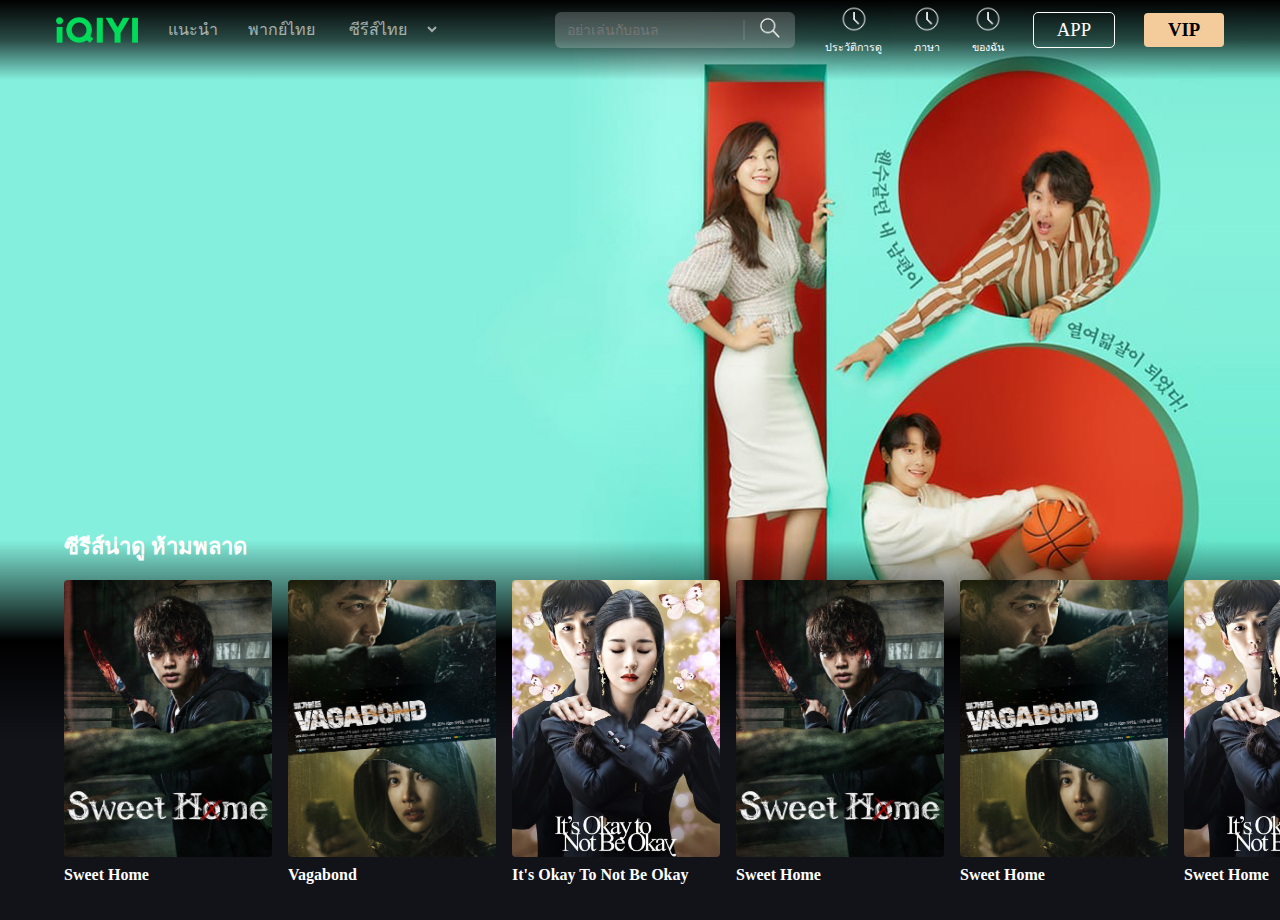
<file: iqiyi/index.html>
<!DOCTYPE html>
<html lang="en">
<head>
    <meta charset="UTF-8">
    <meta http-equiv="X-UA-Compatible" content="IE=edge">
    <meta name="viewport" content="width=device-width, initial-scale=1.0">
    <title>IQIYI</title>
    <link rel="stylesheet" href="style.css">
</head>
<body>
    <div class="container">
        <div class="content-box">
            <div class="content" style="width:100%;">
                <img class="mySlides" src="image-iqiyi/18poster.jpg" style="width:100%">
                <img class="mySlides" src="image-iqiyi/sweethome1.jpg" style="width:100%">
                <img class="mySlides" src="image-iqiyi/allofus.jpg" style="width:100%">
            </div>
            <div class="black-bottom"></div>
        <div class="back-black">
            <div class="back-nav">
                <div class="nav">
                    <div class="left-nav">
                        <img src="image-iqiyi/Iqiyi_Logo.png" class="logo-size" alt="">
                        <div>แนะนำ</div>
                        <div>พากย์ไทย</div>
                        <div>
                            <select class="select-more">
                                <option value="">ซีรีส์ไทย</option>
                                <option value="">ซีรีส์</option>
                                <option value="">ซีรีส์เกาหลี</option>
                                <option value="">หนัง</option>
                                <option value="">วาไรตี้โชว์</option>
                                <option value="">การ์ตูน</option>
                            </select>
                        </div>
                    </div>
                    <div class="right-nav">
                    <div class="search-box"><input type="text" placeholder="อย่าเล่นกับอนล" class="search">
                        <div class="inside-search">
                            <div class="line"></div>
                            <div><img src="image-iqiyi/search.png" alt="" width="30px"></div>
                        </div>
                    </div>
                    <div class="history">
                        <img src="image-iqiyi/time.png" alt="" width="30px" >
                        <h6>ประวัติการดู</h6>
                    </div>
                    <div class="history">
                        <img src="image-iqiyi/time.png" alt="" width="30px" >
                        <h6>ภาษา</h6>
                    </div>
                    <div class="history">
                        <img src="image-iqiyi/time.png" alt="" width="30px" >
                        <h6>ของฉัน</h6>
                    </div>
                    <div class="app">
                        <h3>APP</h3>
                    </div>
                    <div class="vip">
                        <h3>VIP</h3>
                    </div>
                    </div>
                </div>
            </div >
        </div>
        <div class="main-content">
            <div><h3>ซีรีส์น่าดู ห้ามพลาด</h3></div>
            <div class="list-series">
                <div class="series1">
                    <div><img src="image-iqiyi/sweethomelist1.jpg" width="208px" alt=""></div>
                    <div><h5>Sweet Home</h5></div>
                </div>
                <div class="series2">
                    <div><img src="image-iqiyi/list2.jpg" width="208px" alt=""></div>
                    <div><h5>Vagabond</h5></div>
                </div>
                <div class="series3">
                    <div><img src="image-iqiyi/list3.jpg" width="208px" alt=""></div>
                    <div><h5>It's Okay To Not Be Okay</h5></div>
                </div>
                <div class="series4">
                    <div><img src="image-iqiyi/sweethomelist1.jpg" width="208px" alt=""></div>
                    <div><h5>Sweet Home</h5></div>
                </div>
                <div class="series5">
                    <div><img src="image-iqiyi/list2.jpg" width="208px" alt=""></div>
                    <div><h5>Sweet Home</h5></div>
                </div>
                <div class="series6">
                    <div><img src="image-iqiyi/list3.jpg" width="208px" alt=""></div>
                    <div><h5>Sweet Home</h5></div>
                </div>
            </div>
        </div>
    </div>
    </div>
    <script src="script.js"></script>
</body>
</html>
</file>
<file: iqiyi/style.css>
*{
    box-sizing: border-box;
    padding: 0;
    margin: 0;
}

body{
    color: white;
    background-color: #111319;
}

.logo-size{
    width: 5.125rem;
}

.nav{
    position: relative;
    display: flex;
    padding: 0px 56px;
    height: 3.75rem;
    align-items: center;
    justify-content: space-between;
}

.left-nav{
    display: flex;
    align-items: center;
}

.left-nav div{
    font-size: 1rem;
    padding-left: 30px;
    opacity: 0.6;
}

.select-more{
    border: 0;
    background: none;
    color: white;
    font-size: 1rem;

}

.select-more option{
    background-color: rgb(17, 19, 25);
    opacity: 0.6;
}

.right-nav{
    display: flex;
    align-items: center;
}

.right-nav h6 {
    text-align: center;
    
}

.right-nav div{
    margin: 0 0 0 30px;
}

.search{
    padding: 0px 53px 0px 12px;
    border-radius: 6px;
    width: 240px;
    height: 36px;
    background: rgba(255, 255, 255, 0.2);
    border: 0;
    font-size: 14px;
}

.search-box{
    position: relative;
}

.inside-search{
    position: absolute;
    top: 50%;
    right: -20px;
    transform: translate(-50%, -50%);
}

.line{
    position: absolute;
    width: 1px;
    height: 20px;
    background-color: white;
    opacity: 20%;
    top: 50%;
    right: 40px;
    transform: translate(-50%, -50%);
}

.history{
    display: flex;
    flex-direction: column;
    justify-content: center;
    align-items: center;
}

.history h6{
    padding-top: 5px;
    font-weight: 400;
}

.app{
    display: flex;
    align-items: center;
    justify-content: center;
    outline: 1px solid white;
    width: 80px;
    height: 34px;
    border-radius: 4px;
    font-size: 0.875;
}

.app h3{
    font-weight: 400;
}

.vip{
    display: flex;
    align-items: center;
    justify-content: center;
    color: black;
    background-color: rgb(244, 203, 155);
    width: 80px;
    height: 34px;
    border-radius: 4px;
    font-size: 0.875;
}

.image-size{
    width:100%;
}

.content{
    position: relative;
    top: 0;
}

.back-nav{
    position: relative;
}

.back-black{
    position: absolute;
    width: 100%;
    height: 80px;
    background: linear-gradient(black,rgba(0, 0, 0, 0.689), transparent);
    top: 0;
}

.list-series{
    display: flex;
    padding: 16px 0 36px 0;
}

.list-series img{
    border-radius: 4px;
    margin-right: 16px;
}

.list-series h5{
    padding-top: 5px;
    font-size: 16px;
}

.border-series{
    border-radius: 4px;
}

.main-content{
    position: absolute;
    padding: 0px 64px;
    bottom: -200px;
}

.main-content h3{
    font-size: 22px;
   font-weight: 600;
}

.content-box{
    position: relative;
}

.black-bottom{
    position: absolute;
    width: 100%;
    height: 200px;
    bottom: -20px;
    background: linear-gradient(0deg, #111319, rgb(0, 0, 0),transparent);
}
</file>
